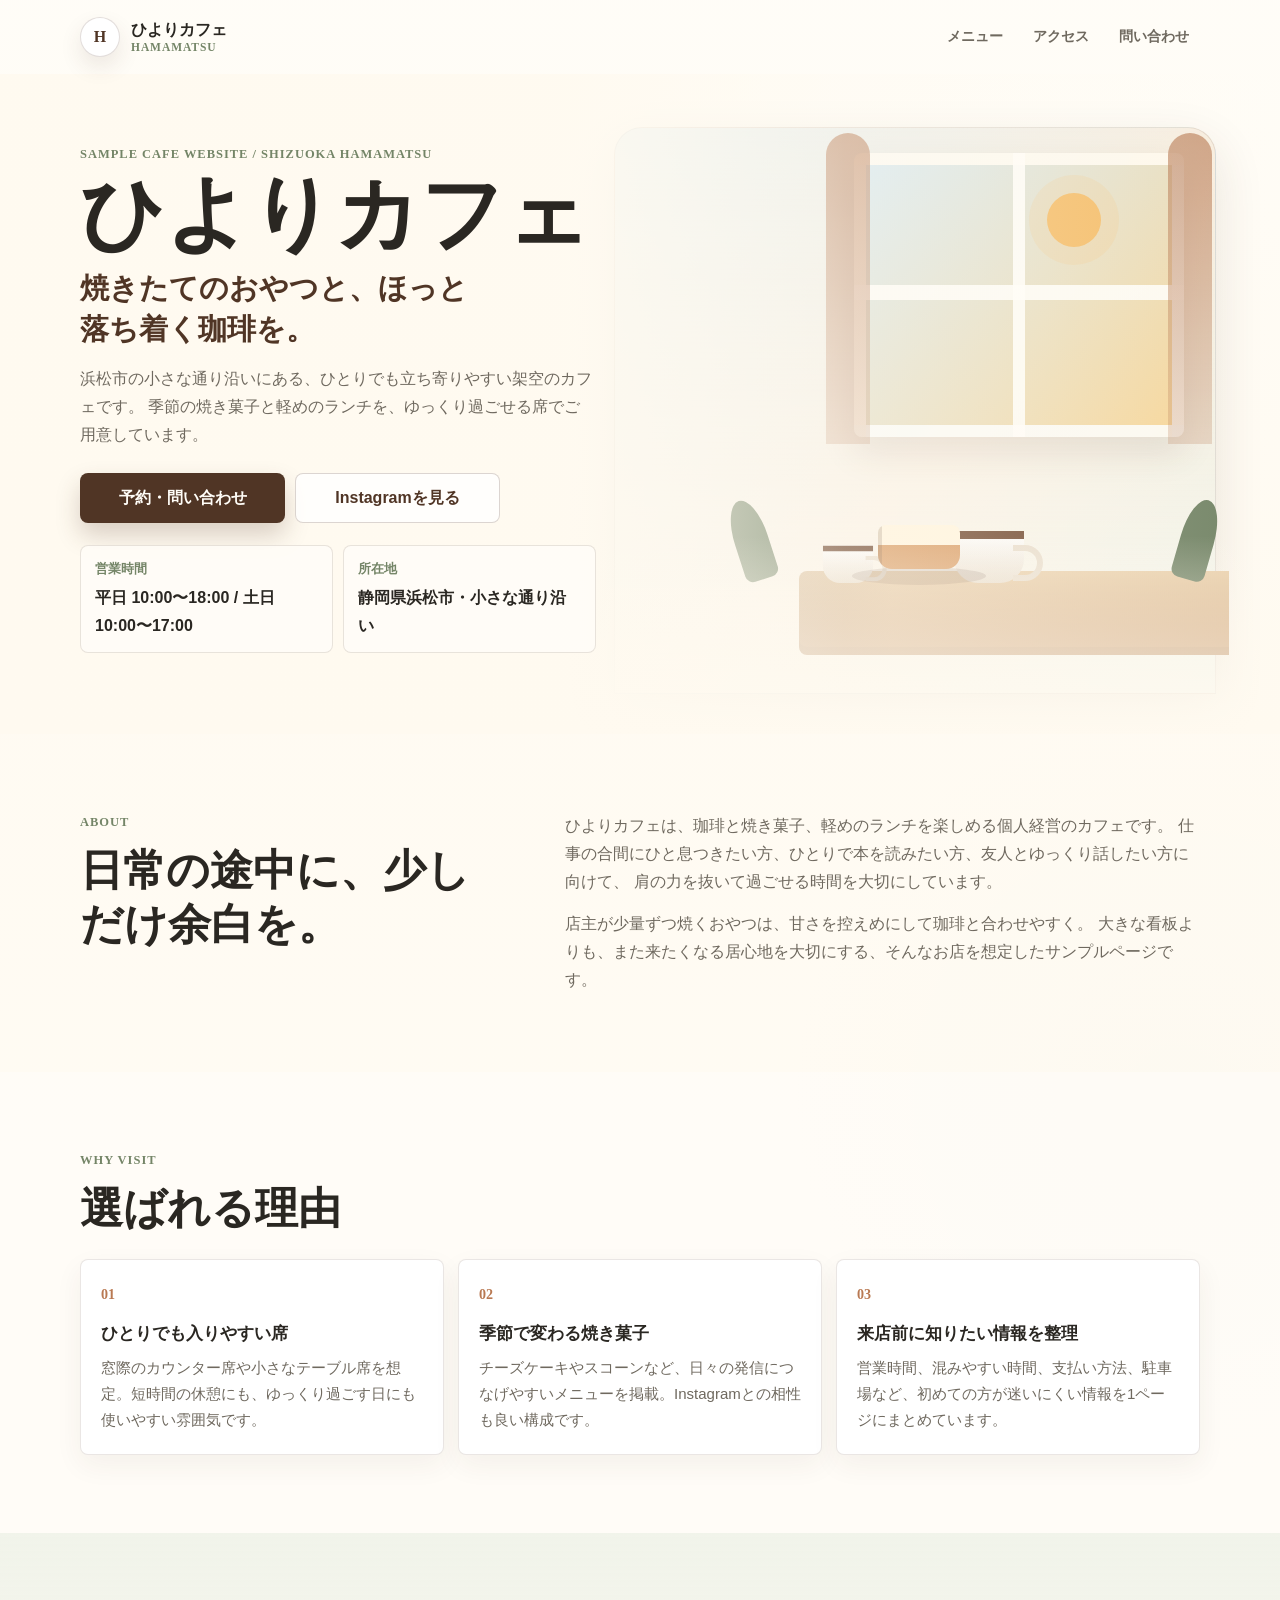
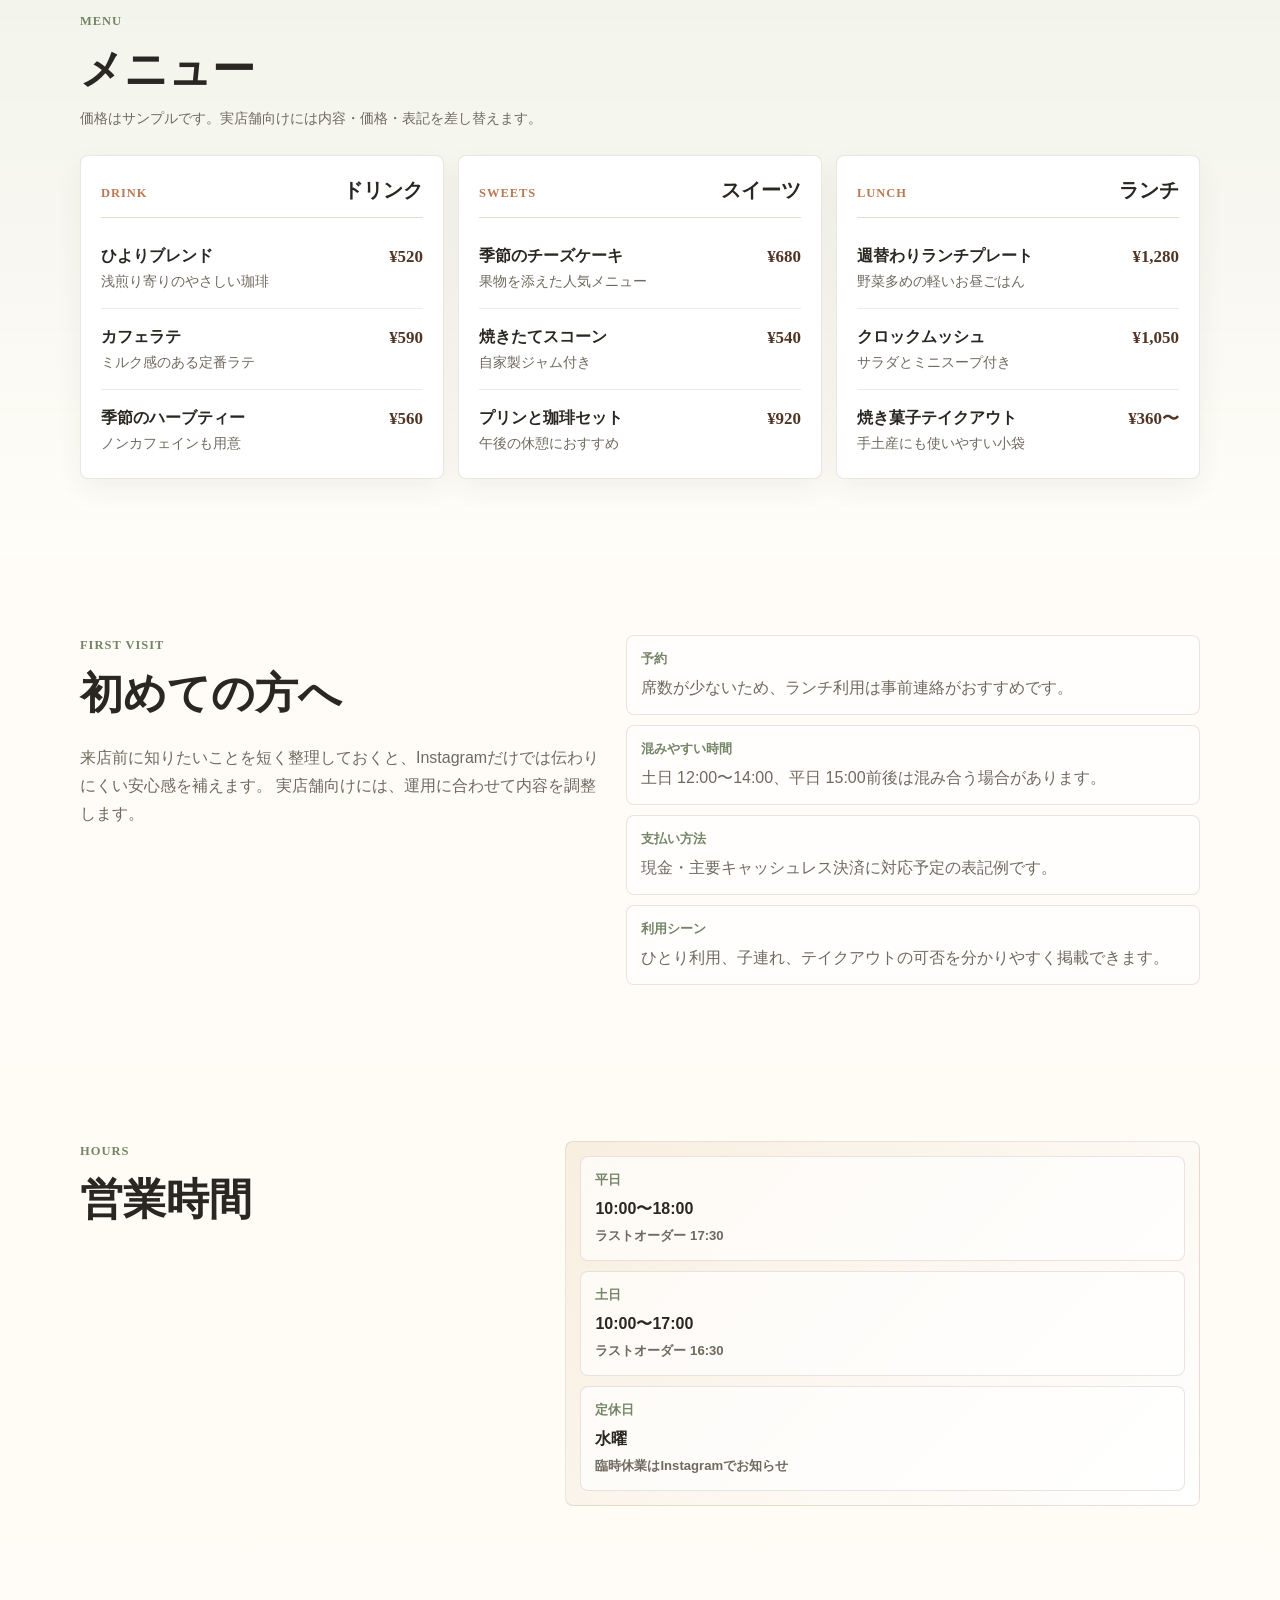
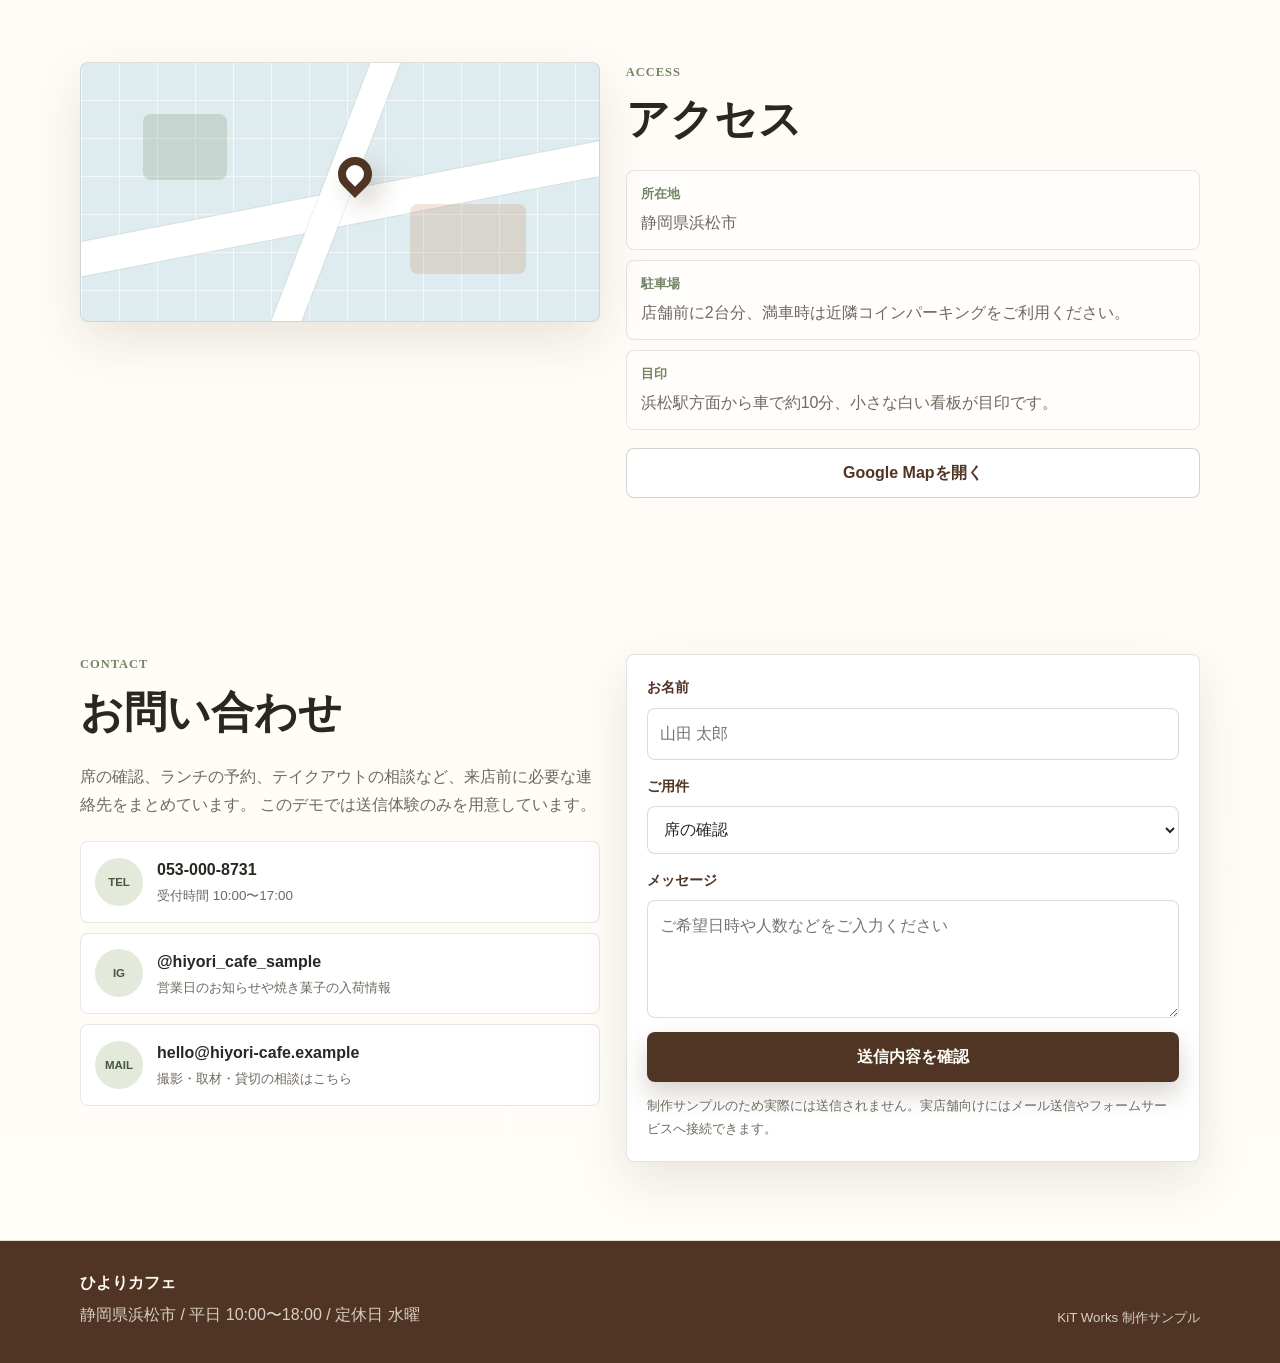
<file: index.html>
<!doctype html>
<html lang="ja">
  <head>
    <meta charset="utf-8" />
    <meta name="viewport" content="width=device-width, initial-scale=1" />
    <meta name="theme-color" content="#fffaf0" />
    <meta
      name="description"
      content="静岡県浜松市の架空店舗「ひよりカフェ」のスマホ向け店舗案内ページ制作サンプルです。個人店の公式案内ページとして使いやすい構成を想定しています。"
    />
    <link rel="canonical" href="https://ii-kt.github.io/HP-preview/" />
    <link rel="icon" href="favicon.svg" type="image/svg+xml" />

    <meta property="og:locale" content="ja_JP" />
    <meta property="og:type" content="website" />
    <meta property="og:site_name" content="ひよりカフェ" />
    <meta property="og:title" content="ひよりカフェ | 静岡県浜松市の小さなカフェ" />
    <meta
      property="og:description"
      content="焼きたてのおやつと珈琲で、静かな午後を過ごせる架空カフェの店舗案内ページサンプルです。"
    />
    <meta property="og:url" content="https://ii-kt.github.io/HP-preview/" />
    <meta property="og:image" content="https://ii-kt.github.io/HP-preview/og-image.svg" />

    <meta name="twitter:card" content="summary_large_image" />
    <meta name="twitter:title" content="ひよりカフェ | 静岡県浜松市の小さなカフェ" />
    <meta
      name="twitter:description"
      content="スマホで見やすい個人店向け1ページ店舗案内ページの制作サンプルです。"
    />
    <meta name="twitter:image" content="https://ii-kt.github.io/HP-preview/og-image.svg" />

    <title>ひよりカフェ | 静岡県浜松市の小さなカフェ</title>
    <link rel="stylesheet" href="styles.css" />

    <script type="application/ld+json">
      {
        "@context": "https://schema.org",
        "@type": "CafeOrCoffeeShop",
        "name": "ひよりカフェ",
        "description": "静岡県浜松市にある架空の個人経営カフェ。焼き菓子、珈琲、軽めのランチを楽しめる店舗案内ページ制作サンプルです。",
        "url": "https://ii-kt.github.io/HP-preview/",
        "telephone": "+81-53-000-8731",
        "email": "hello@hiyori-cafe.example",
        "priceRange": "¥¥",
        "servesCuisine": ["カフェ", "コーヒー", "焼き菓子", "ランチ"],
        "address": {
          "@type": "PostalAddress",
          "addressRegion": "静岡県",
          "addressLocality": "浜松市",
          "addressCountry": "JP"
        },
        "sameAs": ["https://www.instagram.com/hiyori_cafe_sample/"],
        "openingHoursSpecification": [
          {
            "@type": "OpeningHoursSpecification",
            "dayOfWeek": ["Monday", "Tuesday", "Thursday", "Friday"],
            "opens": "10:00",
            "closes": "18:00"
          },
          {
            "@type": "OpeningHoursSpecification",
            "dayOfWeek": ["Saturday", "Sunday"],
            "opens": "10:00",
            "closes": "17:00"
          }
        ]
      }
    </script>
  </head>
  <body>
    <a class="skip-link" href="#main">本文へ移動</a>

    <header class="site-header" id="top">
      <nav class="header-nav container" aria-label="ページ内ナビゲーション">
        <a class="site-logo" href="#top" aria-label="ひよりカフェ トップへ">
          <span class="logo-mark" aria-hidden="true">H</span>
          <span>
            <span class="logo-name">ひよりカフェ</span>
            <span class="logo-place">Hamamatsu</span>
          </span>
        </a>

        <div class="header-links" aria-label="主要セクション">
          <a href="#menu">メニュー</a>
          <a href="#access">アクセス</a>
          <a href="#contact">問い合わせ</a>
        </div>
      </nav>

      <!-- Hero -->
      <section class="hero" aria-labelledby="hero-title">
        <div class="hero-scene" aria-hidden="true">
          <span class="scene-window"></span>
          <span class="scene-curtain scene-curtain-left"></span>
          <span class="scene-curtain scene-curtain-right"></span>
          <span class="scene-sun"></span>
          <span class="scene-counter"></span>
          <span class="scene-cup scene-cup-main"></span>
          <span class="scene-cup scene-cup-sub"></span>
          <span class="scene-plate"></span>
          <span class="scene-cake"></span>
          <span class="scene-plant scene-plant-left"></span>
          <span class="scene-plant scene-plant-right"></span>
        </div>

        <div class="hero-content container">
          <p class="eyebrow">Sample cafe website / Shizuoka Hamamatsu</p>
          <h1 id="hero-title">ひよりカフェ</h1>
          <p class="hero-catch">焼きたてのおやつと、ほっと落ち着く珈琲を。</p>
          <p class="hero-lead">
            浜松市の小さな通り沿いにある、ひとりでも立ち寄りやすい架空のカフェです。
            季節の焼き菓子と軽めのランチを、ゆっくり過ごせる席でご用意しています。
          </p>

          <div class="hero-actions" aria-label="主な連絡先">
            <a class="button button-primary" href="#contact">予約・問い合わせ</a>
            <a
              class="button button-secondary"
              href="https://www.instagram.com/hiyori_cafe_sample/"
              target="_blank"
              rel="noreferrer"
            >
              Instagramを見る
            </a>
          </div>

          <dl class="hero-summary" aria-label="店舗概要">
            <div>
              <dt>営業時間</dt>
              <dd>平日 10:00〜18:00 / 土日 10:00〜17:00</dd>
            </div>
            <div>
              <dt>所在地</dt>
              <dd>静岡県浜松市・小さな通り沿い</dd>
            </div>
          </dl>
        </div>
      </section>
    </header>

    <main id="main">
      <!-- About -->
      <section class="section about-section" id="about" aria-labelledby="about-title">
        <div class="container section-grid">
          <div class="section-heading">
            <p class="section-kicker">About</p>
            <h2 id="about-title">日常の途中に、少しだけ余白を。</h2>
          </div>
          <div class="section-body">
            <p>
              ひよりカフェは、珈琲と焼き菓子、軽めのランチを楽しめる個人経営のカフェです。
              仕事の合間にひと息つきたい方、ひとりで本を読みたい方、友人とゆっくり話したい方に向けて、
              肩の力を抜いて過ごせる時間を大切にしています。
            </p>
            <p>
              店主が少量ずつ焼くおやつは、甘さを控えめにして珈琲と合わせやすく。
              大きな看板よりも、また来たくなる居心地を大切にする、そんなお店を想定したサンプルページです。
            </p>
          </div>
        </div>
      </section>

      <!-- Reasons -->
      <section class="section reason-section" aria-labelledby="reason-title">
        <div class="container">
          <div class="section-heading compact-heading">
            <p class="section-kicker">Why visit</p>
            <h2 id="reason-title">選ばれる理由</h2>
          </div>

          <div class="reason-list">
            <article class="reason-card">
              <span class="reason-number" aria-hidden="true">01</span>
              <h3>ひとりでも入りやすい席</h3>
              <p>窓際のカウンター席や小さなテーブル席を想定。短時間の休憩にも、ゆっくり過ごす日にも使いやすい雰囲気です。</p>
            </article>
            <article class="reason-card">
              <span class="reason-number" aria-hidden="true">02</span>
              <h3>季節で変わる焼き菓子</h3>
              <p>チーズケーキやスコーンなど、日々の発信につなげやすいメニューを掲載。Instagramとの相性も良い構成です。</p>
            </article>
            <article class="reason-card">
              <span class="reason-number" aria-hidden="true">03</span>
              <h3>来店前に知りたい情報を整理</h3>
              <p>営業時間、混みやすい時間、支払い方法、駐車場など、初めての方が迷いにくい情報を1ページにまとめています。</p>
            </article>
          </div>
        </div>
      </section>

      <!-- Menu -->
      <section class="section menu-section" id="menu" aria-labelledby="menu-title">
        <div class="container">
          <div class="section-heading compact-heading">
            <p class="section-kicker">Menu</p>
            <h2 id="menu-title">メニュー</h2>
            <p class="section-note">価格はサンプルです。実店舗向けには内容・価格・表記を差し替えます。</p>
          </div>

          <div class="menu-groups">
            <article class="menu-group">
              <div class="menu-group-heading">
                <span class="menu-category">Drink</span>
                <h3>ドリンク</h3>
              </div>
              <ul class="menu-items">
                <li>
                  <span>
                    <strong>ひよりブレンド</strong>
                    <small>浅煎り寄りのやさしい珈琲</small>
                  </span>
                  <b>¥520</b>
                </li>
                <li>
                  <span>
                    <strong>カフェラテ</strong>
                    <small>ミルク感のある定番ラテ</small>
                  </span>
                  <b>¥590</b>
                </li>
                <li>
                  <span>
                    <strong>季節のハーブティー</strong>
                    <small>ノンカフェインも用意</small>
                  </span>
                  <b>¥560</b>
                </li>
              </ul>
            </article>

            <article class="menu-group">
              <div class="menu-group-heading">
                <span class="menu-category">Sweets</span>
                <h3>スイーツ</h3>
              </div>
              <ul class="menu-items">
                <li>
                  <span>
                    <strong>季節のチーズケーキ</strong>
                    <small>果物を添えた人気メニュー</small>
                  </span>
                  <b>¥680</b>
                </li>
                <li>
                  <span>
                    <strong>焼きたてスコーン</strong>
                    <small>自家製ジャム付き</small>
                  </span>
                  <b>¥540</b>
                </li>
                <li>
                  <span>
                    <strong>プリンと珈琲セット</strong>
                    <small>午後の休憩におすすめ</small>
                  </span>
                  <b>¥920</b>
                </li>
              </ul>
            </article>

            <article class="menu-group">
              <div class="menu-group-heading">
                <span class="menu-category">Lunch</span>
                <h3>ランチ</h3>
              </div>
              <ul class="menu-items">
                <li>
                  <span>
                    <strong>週替わりランチプレート</strong>
                    <small>野菜多めの軽いお昼ごはん</small>
                  </span>
                  <b>¥1,280</b>
                </li>
                <li>
                  <span>
                    <strong>クロックムッシュ</strong>
                    <small>サラダとミニスープ付き</small>
                  </span>
                  <b>¥1,050</b>
                </li>
                <li>
                  <span>
                    <strong>焼き菓子テイクアウト</strong>
                    <small>手土産にも使いやすい小袋</small>
                  </span>
                  <b>¥360〜</b>
                </li>
              </ul>
            </article>
          </div>
        </div>
      </section>

      <!-- Visit guide -->
      <section class="section visit-section" aria-labelledby="visit-title">
        <div class="container split-layout">
          <div>
            <div class="section-heading compact-heading">
              <p class="section-kicker">First visit</p>
              <h2 id="visit-title">初めての方へ</h2>
            </div>
            <p class="section-text">
              来店前に知りたいことを短く整理しておくと、Instagramだけでは伝わりにくい安心感を補えます。
              実店舗向けには、運用に合わせて内容を調整します。
            </p>
          </div>

          <dl class="guide-list">
            <div>
              <dt>予約</dt>
              <dd>席数が少ないため、ランチ利用は事前連絡がおすすめです。</dd>
            </div>
            <div>
              <dt>混みやすい時間</dt>
              <dd>土日 12:00〜14:00、平日 15:00前後は混み合う場合があります。</dd>
            </div>
            <div>
              <dt>支払い方法</dt>
              <dd>現金・主要キャッシュレス決済に対応予定の表記例です。</dd>
            </div>
            <div>
              <dt>利用シーン</dt>
              <dd>ひとり利用、子連れ、テイクアウトの可否を分かりやすく掲載できます。</dd>
            </div>
          </dl>
        </div>
      </section>

      <!-- Hours -->
      <section class="section hours-section" aria-labelledby="hours-title">
        <div class="container section-grid">
          <div class="section-heading">
            <p class="section-kicker">Hours</p>
            <h2 id="hours-title">営業時間</h2>
          </div>
          <div class="hours-panel">
            <dl class="hours-list">
              <div>
                <dt>平日</dt>
                <dd>10:00〜18:00 <small>ラストオーダー 17:30</small></dd>
              </div>
              <div>
                <dt>土日</dt>
                <dd>10:00〜17:00 <small>ラストオーダー 16:30</small></dd>
              </div>
              <div>
                <dt>定休日</dt>
                <dd>水曜 <small>臨時休業はInstagramでお知らせ</small></dd>
              </div>
            </dl>
          </div>
        </div>
      </section>

      <!-- Access -->
      <section class="section access-section" id="access" aria-labelledby="access-title">
        <div class="container split-layout access-layout">
          <div class="map-visual" aria-label="店舗周辺の簡易地図イメージ" role="img">
            <span class="map-road map-road-main" aria-hidden="true"></span>
            <span class="map-road map-road-sub" aria-hidden="true"></span>
            <span class="map-block map-block-one" aria-hidden="true"></span>
            <span class="map-block map-block-two" aria-hidden="true"></span>
            <span class="map-pin" aria-hidden="true"></span>
          </div>

          <div>
            <div class="section-heading compact-heading">
              <p class="section-kicker">Access</p>
              <h2 id="access-title">アクセス</h2>
            </div>
            <dl class="access-list">
              <div>
                <dt>所在地</dt>
                <dd>静岡県浜松市</dd>
              </div>
              <div>
                <dt>駐車場</dt>
                <dd>店舗前に2台分、満車時は近隣コインパーキングをご利用ください。</dd>
              </div>
              <div>
                <dt>目印</dt>
                <dd>浜松駅方面から車で約10分、小さな白い看板が目印です。</dd>
              </div>
            </dl>
            <a
              class="button button-outline"
              href="https://maps.google.com/?q=%E9%9D%99%E5%B2%A1%E7%9C%8C%E6%B5%9C%E6%9D%BE%E5%B8%82"
              target="_blank"
              rel="noreferrer"
            >
              Google Mapを開く
            </a>
          </div>
        </div>
      </section>

      <!-- Contact -->
      <section class="section contact-section" id="contact" aria-labelledby="contact-title">
        <div class="container contact-layout">
          <div>
            <div class="section-heading compact-heading">
              <p class="section-kicker">Contact</p>
              <h2 id="contact-title">お問い合わせ</h2>
            </div>
            <p class="section-text">
              席の確認、ランチの予約、テイクアウトの相談など、来店前に必要な連絡先をまとめています。
              このデモでは送信体験のみを用意しています。
            </p>

            <div class="contact-methods" aria-label="連絡方法">
              <a class="contact-method" href="tel:+81530008731">
                <span class="method-label" aria-hidden="true">TEL</span>
                <span>
                  <strong>053-000-8731</strong>
                  <small>受付時間 10:00〜17:00</small>
                </span>
              </a>
              <a
                class="contact-method"
                href="https://www.instagram.com/hiyori_cafe_sample/"
                target="_blank"
                rel="noreferrer"
              >
                <span class="method-label" aria-hidden="true">IG</span>
                <span>
                  <strong>@hiyori_cafe_sample</strong>
                  <small>営業日のお知らせや焼き菓子の入荷情報</small>
                </span>
              </a>
              <a class="contact-method" href="mailto:hello@hiyori-cafe.example">
                <span class="method-label" aria-hidden="true">MAIL</span>
                <span>
                  <strong>hello@hiyori-cafe.example</strong>
                  <small>撮影・取材・貸切の相談はこちら</small>
                </span>
              </a>
            </div>
          </div>

          <form class="contact-form" data-demo-form aria-label="お問い合わせフォーム">
            <div class="form-row">
              <label for="name">お名前</label>
              <input id="name" name="name" type="text" placeholder="山田 太郎" autocomplete="name" />
            </div>
            <div class="form-row">
              <label for="contact-kind">ご用件</label>
              <select id="contact-kind" name="kind">
                <option value="seat">席の確認</option>
                <option value="lunch">ランチ予約</option>
                <option value="takeout">テイクアウト相談</option>
                <option value="other">その他</option>
              </select>
            </div>
            <div class="form-row">
              <label for="message">メッセージ</label>
              <textarea id="message" name="message" placeholder="ご希望日時や人数などをご入力ください"></textarea>
            </div>
            <button class="button button-primary" type="submit">送信内容を確認</button>
            <p class="form-note" data-form-note aria-live="polite">
              制作サンプルのため実際には送信されません。実店舗向けにはメール送信やフォームサービスへ接続できます。
            </p>
          </form>
        </div>
      </section>
    </main>

    <footer class="site-footer">
      <div class="container footer-grid">
        <div>
          <strong>ひよりカフェ</strong>
          <p>静岡県浜松市 / 平日 10:00〜18:00 / 定休日 水曜</p>
        </div>
        <small>KiT Works 制作サンプル</small>
      </div>
    </footer>

    <nav class="mobile-cta" aria-label="スマートフォン用固定CTA">
      <a href="tel:+81530008731">電話</a>
      <a class="mobile-cta-primary" href="#contact">予約相談</a>
      <a href="https://www.instagram.com/hiyori_cafe_sample/" target="_blank" rel="noreferrer">Instagram</a>
    </nav>

    <script src="script.js"></script>
  </body>
</html>
</file>
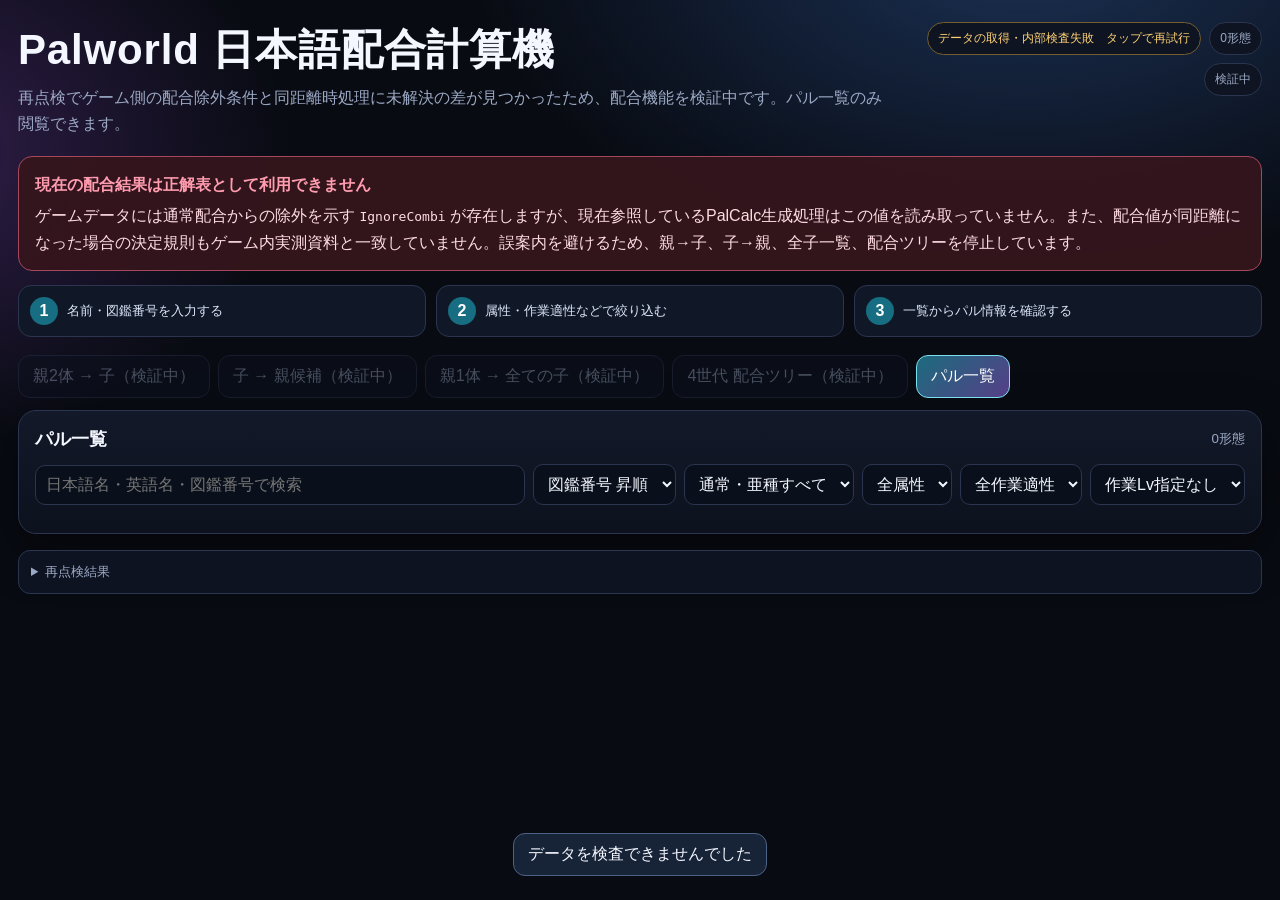
<file: palworld/index.html>
<!doctype html>
<html lang="ja">
<head>
<meta charset="utf-8">
<meta name="viewport" content="width=device-width,initial-scale=1,viewport-fit=cover">
<meta name="color-scheme" content="dark">
<title>Palworld 日本語配合計算機 1.0</title>
<link rel="stylesheet" href="styles.css?v=20260716-recheck2">
<style>
.audit-stop{margin:0 0 14px;padding:14px 16px;border:1px solid #a6485c;border-radius:14px;background:#35151ded;color:#ffdce3;line-height:1.7}.audit-stop strong{display:block;margin-bottom:4px;color:#ff9caf}.tabs button:disabled{cursor:not-allowed;opacity:.42}.breeding-stopped{display:none!important}
</style>
</head>
<body>
<div class="app">
<header class="hero">
 <div>
  <h1>Palworld 日本語配合計算機</h1>
  <p class="sub">再点検でゲーム側の配合除外条件と同距離時処理に未解決の差が見つかったため、配合機能を検証中です。パル一覧のみ閲覧できます。</p>
 </div>
 <div class="status">
  <span id="dataStatus" class="badge warn">再点検不合格・配合検証中</span>
  <span id="palCount" class="badge">0形態</span>
  <span id="comboCount" class="badge">検証中</span>
 </div>
</header>
<section class="audit-stop" role="alert">
 <strong>現在の配合結果は正解表として利用できません</strong>
 ゲームデータには通常配合からの除外を示す <code>IgnoreCombi</code> が存在しますが、現在参照しているPalCalc生成処理はこの値を読み取っていません。また、配合値が同距離になった場合の決定規則もゲーム内実測資料と一致していません。誤案内を避けるため、親→子、子→親、全子一覧、配合ツリーを停止しています。
</section>
<section class="howto" aria-label="選択中機能の使い方" aria-live="polite">
 <div><b>1</b><span>名前・図鑑番号を入力する</span></div>
 <div><b>2</b><span>属性・作業適性などで絞り込む</span></div>
 <div><b>3</b><span>一覧からパル情報を確認する</span></div>
</section>

<nav class="tabs" id="tabs">
 <button data-tab="parents" disabled>親2体 → 子（検証中）</button>
 <button data-tab="target" disabled>子 → 親候補（検証中）</button>
 <button data-tab="offspring" disabled>親1体 → 全ての子（検証中）</button>
 <button data-tab="tree" disabled>4世代 配合ツリー（検証中）</button>
 <button data-tab="dex" class="active">パル一覧</button>
</nav>

<main>
<section id="view-parents" class="view panel breeding-stopped" hidden>
 <div class="panel-title"><h2>親を2体選択</h2></div>
 <div class="equation"><button class="slot" id="parentA"></button><div class="op">＋</div><button class="slot" id="parentB"></button><div class="op">＝</div><div class="slot" id="childSlot"></div></div>
 <div class="actions"><button class="action" id="swapParents">入れ替え</button><button class="action danger" id="clearParents">クリア</button><button class="action" id="copyParents">結果をコピー</button></div>
 <div id="parentResults" class="results" style="margin-top:12px"></div>
</section>

<section id="view-target" class="view panel breeding-stopped" hidden>
 <div class="panel-title"><h2>作りたいパルから親を逆引き</h2><small id="targetCount"></small></div>
 <div class="control-grid"><button id="targetPick" class="pick-button"></button></div>
 <div class="list-toolbar"><input id="targetFilter" placeholder="親の日本語名・英語名・図鑑番号で絞り込み"><select id="targetSort"><option value="no">図鑑番号順</option><option value="name">日本語名順</option><option value="power">配合値順</option></select></div>
 <div id="targetResults" class="results"></div>
</section>

<section id="view-offspring" class="view panel breeding-stopped" hidden>
 <div class="panel-title"><h2>1体の親から作れる子を一覧表示</h2><small id="offspringCount"></small></div>
 <div class="control-grid"><button id="singleParentPick" class="pick-button"></button></div>
 <div class="list-toolbar"><input id="offspringFilter" placeholder="相手または子の名前・番号で絞り込み"><select id="offspringSort"><option value="child">子の図鑑番号順</option><option value="partner">相手の図鑑番号順</option><option value="name">子の日本語名順</option></select></div>
 <div id="offspringResults" class="results"></div>
</section>

<section id="view-tree" class="view panel breeding-stopped" hidden>
 <div class="panel-title"><h2>4世代 配合系譜</h2></div>
 <div class="tree-toolbar"><div class="seg"><button data-orient="result" class="active">結果起点</button><button data-orient="parent">親起点</button></div><button id="treePick" class="action primary">起点パルを選択</button><label>世代 <select id="treeDepth" class="field"><option>1</option><option>2</option><option>3</option><option selected>4</option></select></label><button id="zoomOut" class="action">－</button><button id="zoomReset" class="action">100%</button><button id="zoomIn" class="action">＋</button></div>
 <div class="tree-viewport" id="treeViewport"><div id="treeCanvas" class="tree-canvas"></div></div>
</section>

<section id="view-dex" class="view panel">
 <div class="panel-title"><h2>パル一覧</h2><small id="dexCount"></small></div>
 <div class="list-toolbar">
  <input id="dexSearch" placeholder="日本語名・英語名・図鑑番号で検索">
  <select id="dexSort"><option value="asc">図鑑番号 昇順</option><option value="desc">図鑑番号 降順</option><option value="jp">日本語名順</option><option value="power">配合値順</option></select>
  <select id="dexVariant"><option value="all">通常・亜種すべて</option><option value="base">通常種のみ</option><option value="variant">亜種のみ</option></select>
  <select id="dexElement"><option value="">全属性</option></select>
  <select id="dexWork"><option value="">全作業適性</option></select>
  <select id="dexWorkLevel"><option value="0">作業Lv指定なし</option><option value="1">Lv.1以上</option><option value="2">Lv.2以上</option><option value="3">Lv.3以上</option><option value="4">Lv.4以上</option><option value="5">Lv.5以上</option></select>
 </div>
 <div id="dexGrid" class="pal-grid"></div>
</section>

<details class="info-box info">
 <summary>再点検結果</summary>
 <p>PalCalcはPalworld 1.0向けに更新され、配合値、同率時優先順位、特殊配合をゲームファイルから抽出しています。しかし、ゲーム側のパルデータ構造にある <code>IgnoreCombi</code> を現在の読込クラスが保持しておらず、通常配合候補から除外すべき対象を完全には再現できていない可能性があります。</p>
 <p>別のゲームデータ解析では、<code>IgnoreCombi</code> を通常配合の子候補から除外し、同距離時には親の平均レアリティに近い子を選ぶ方式が、複数のゲーム内実測例に一致したと報告されています。PalCalcの <code>CombiDuplicatePriority</code> 方式との優劣は未確定です。</p>
 <p>また、PalCalcの元データには図鑑番号10000以上を割り当てたTerraria関連11種も含まれますが、この画面は従来それらを一律除外していました。したがって、288形態・41,616組という検査はPalCalc全体ではなく、アプリが切り出した部分集合の内部整合性しか保証していません。</p>
 <p>再開条件は、配合可能対象、<code>IgnoreCombi</code>、特殊配合、性別条件、同距離時処理を含むデータを現行ゲーム結果と照合し、全対象ペアについて不一致0件を確認することです。</p>
</details>
</main>
</div>

<div class="modal" id="pickerModal">
 <div class="dialog" role="dialog" aria-modal="true" aria-label="パルを選択">
  <div class="dialog-head"><input id="pickerSearch" placeholder="日本語名・英語名・図鑑番号"><button id="pickerClose">閉じる</button></div>
  <div class="filters"><select id="pickerSort"><option value="asc">図鑑番号 昇順</option><option value="desc">図鑑番号 降順</option><option value="jp">日本語名順</option></select><select id="pickerVariant"><option value="all">すべて</option><option value="base">通常種</option><option value="variant">亜種</option></select><select id="pickerElement"><option value="">全属性</option></select><select id="pickerWork"><option value="">全作業</option></select><select id="pickerLevel"><option value="0">作業Lv指定なし</option><option value="1">Lv.1+</option><option value="2">Lv.2+</option><option value="3">Lv.3+</option><option value="4">Lv.4+</option><option value="5">Lv.5+</option></select></div>
  <div id="pickerList" class="picker-list"></div>
 </div>
</div>
<div id="toast" class="toast"></div>

<script src="data.js?v=20260716-recheck2" defer></script>
<script src="render.js?v=20260716-recheck2" defer></script>
<script src="picker-tree.js?v=20260716-recheck2" defer></script>
<script src="events.js?v=20260716-recheck2" defer></script>
<script>
document.addEventListener('DOMContentLoaded',()=>{if(typeof updateHowto==='function')updateHowto('dex')});
</script>
</body>
</html>
</file>
<file: styles.css>
:root {
  color-scheme: light;
  --bg: #fffaf0;
  --surface: #fffdf8;
  --surface-strong: #ffffff;
  --ink: #2a2722;
  --muted: #6f695f;
  --line: #e8dccb;
  --line-strong: #d7c5ae;
  --coffee: #724a31;
  --coffee-dark: #503525;
  --terracotta: #b97952;
  --sage: #748567;
  --sage-soft: #e3eadb;
  --sky-soft: #dfecef;
  --cream: #f7ead8;
  --focus: #2f6f79;
  --shadow-soft: 0 18px 50px rgba(72, 52, 32, 0.12);
  --shadow-button: 0 12px 24px rgba(80, 53, 37, 0.22);
  --radius: 8px;
  --container: 1120px;
}

* {
  box-sizing: border-box;
}

html {
  scroll-behavior: smooth;
}

body {
  min-width: 320px;
  margin: 0;
  padding-bottom: 78px;
  color: var(--ink);
  background:
    linear-gradient(180deg, rgba(255, 250, 240, 0.92), rgba(255, 253, 248, 0.96)),
    radial-gradient(circle at 12% 6%, rgba(179, 121, 82, 0.16), transparent 28rem),
    radial-gradient(circle at 92% 24%, rgba(116, 133, 103, 0.18), transparent 24rem);
  font-family:
    "Noto Sans JP",
    "Hiragino Kaku Gothic ProN",
    "Yu Gothic",
    Meiryo,
    sans-serif;
  line-height: 1.75;
}

a {
  color: inherit;
  text-decoration: none;
}

button,
input,
select,
textarea {
  font: inherit;
}

img,
svg {
  display: block;
  max-width: 100%;
}

:focus-visible {
  outline: 3px solid var(--focus);
  outline-offset: 3px;
}

.skip-link {
  position: fixed;
  left: 16px;
  top: 12px;
  z-index: 100;
  transform: translateY(-140%);
  border-radius: var(--radius);
  background: var(--coffee-dark);
  color: #ffffff;
  padding: 10px 14px;
  font-weight: 700;
}

.skip-link:focus {
  transform: translateY(0);
}

.container {
  width: min(100% - 36px, var(--container));
  margin: 0 auto;
}

.site-header {
  position: relative;
  overflow: hidden;
  background:
    linear-gradient(180deg, rgba(255, 253, 248, 0.9), rgba(255, 250, 240, 0.72)),
    var(--bg);
}

.header-nav {
  position: relative;
  z-index: 5;
  display: flex;
  align-items: center;
  justify-content: space-between;
  gap: 18px;
  min-height: 74px;
}

.site-logo {
  display: inline-flex;
  align-items: center;
  gap: 11px;
  min-width: 0;
  font-weight: 800;
}

.logo-mark {
  display: grid;
  flex: 0 0 auto;
  width: 40px;
  height: 40px;
  place-items: center;
  border: 1px solid rgba(80, 53, 37, 0.16);
  border-radius: 50%;
  background: var(--surface-strong);
  color: var(--coffee-dark);
  font-family: Georgia, "Times New Roman", serif;
  box-shadow: 0 10px 22px rgba(80, 53, 37, 0.1);
}

.logo-name,
.logo-place {
  display: block;
  line-height: 1.25;
}

.logo-place {
  color: var(--sage);
  font-family: Georgia, "Times New Roman", serif;
  font-size: 0.72rem;
  letter-spacing: 0.08em;
  text-transform: uppercase;
}

.header-links {
  display: none;
  align-items: center;
  gap: 8px;
}

.header-links a {
  border-radius: 999px;
  color: var(--muted);
  padding: 8px 11px;
  font-size: 0.9rem;
  font-weight: 700;
}

.header-links a:hover {
  background: rgba(255, 255, 255, 0.66);
  color: var(--coffee-dark);
}

/* Hero */
.hero {
  position: relative;
  min-height: 74svh;
  padding: 28px 0 46px;
}

.hero::before {
  position: absolute;
  inset: 0;
  z-index: 1;
  pointer-events: none;
  background:
    linear-gradient(
      90deg,
      rgba(255, 250, 240, 0.98) 0%,
      rgba(255, 250, 240, 0.94) 43%,
      rgba(255, 250, 240, 0.34) 66%,
      transparent 100%
    );
  content: "";
}

.hero::after {
  position: absolute;
  inset: auto 0 0;
  z-index: 1;
  height: 42%;
  background: linear-gradient(180deg, transparent, rgba(255, 250, 240, 0.96));
  content: "";
}

.hero-scene {
  position: absolute;
  inset: 0;
  z-index: 0;
  overflow: hidden;
}

.hero-scene::before {
  position: absolute;
  inset: 12% -12% 4% 42%;
  border: 1px solid rgba(80, 53, 37, 0.12);
  border-radius: 32px 32px 0 0;
  background:
    linear-gradient(180deg, rgba(255, 253, 248, 0.16), rgba(255, 253, 248, 0.58)),
    linear-gradient(135deg, var(--sky-soft), var(--cream) 56%, var(--sage-soft));
  box-shadow: var(--shadow-soft);
  content: "";
}

.scene-window,
.scene-curtain,
.scene-sun,
.scene-counter,
.scene-cup,
.scene-plate,
.scene-cake,
.scene-plant {
  position: absolute;
  display: block;
}

.scene-window {
  right: 6%;
  top: 14%;
  width: min(360px, 48vw);
  height: 44%;
  border: 12px solid rgba(255, 253, 248, 0.88);
  border-radius: 8px;
  background:
    linear-gradient(90deg, transparent 48%, rgba(255, 253, 248, 0.9) 48% 52%, transparent 52%),
    linear-gradient(180deg, transparent 46%, rgba(255, 253, 248, 0.9) 46% 52%, transparent 52%),
    linear-gradient(135deg, #d7e8ef, #f6d69a);
  box-shadow: 0 16px 34px rgba(80, 53, 37, 0.12);
}

.scene-curtain {
  top: 12%;
  width: 44px;
  height: 48%;
  border-radius: 999px 999px 8px 8px;
  background: linear-gradient(180deg, rgba(183, 121, 82, 0.66), rgba(183, 121, 82, 0.25));
}

.scene-curtain-left {
  right: calc(6% + min(360px, 48vw) - 16px);
}

.scene-curtain-right {
  right: calc(6% - 28px);
}

.scene-sun {
  right: 14%;
  top: 20%;
  width: 54px;
  height: 54px;
  border-radius: 50%;
  background: #f4bc67;
  box-shadow: 0 0 0 18px rgba(244, 188, 103, 0.16);
}

.scene-counter {
  right: -3%;
  bottom: 13%;
  width: min(520px, 74vw);
  height: 92px;
  border-radius: 8px 0 0 8px;
  background:
    linear-gradient(90deg, rgba(80, 53, 37, 0.1), transparent 22%),
    linear-gradient(180deg, #e8cda7, #c99868);
  box-shadow: 0 -8px 0 rgba(80, 53, 37, 0.08) inset;
}

.scene-cup {
  bottom: calc(13% + 82px);
  width: 70px;
  height: 52px;
  border-radius: 0 0 24px 24px;
  background: linear-gradient(180deg, var(--surface-strong), #e8dccb);
  box-shadow: inset 0 8px 0 var(--coffee);
}

.scene-cup::after {
  position: absolute;
  right: -19px;
  top: 14px;
  width: 24px;
  height: 24px;
  border: 6px solid #e8dccb;
  border-left: 0;
  border-radius: 0 18px 18px 0;
  content: "";
}

.scene-cup-main {
  right: 17%;
}

.scene-cup-sub {
  right: 33%;
  transform: scale(0.72);
  transform-origin: bottom center;
}

.scene-plate {
  right: 22%;
  bottom: calc(13% + 80px);
  width: 134px;
  height: 18px;
  border-radius: 50%;
  background: rgba(80, 53, 37, 0.16);
}

.scene-cake {
  right: 24%;
  bottom: calc(13% + 96px);
  width: 82px;
  height: 44px;
  border-radius: 8px 8px 14px 14px;
  background:
    linear-gradient(90deg, rgba(80, 53, 37, 0.2) 0 4px, transparent 4px 100%),
    linear-gradient(180deg, #fff4dd 0 45%, #d99b62 45% 100%);
}

.scene-plant {
  bottom: calc(13% + 86px);
  width: 34px;
  height: 82px;
  border-radius: 50% 50% 8px 8px;
  background: var(--sage);
  transform-origin: bottom center;
}

.scene-plant-left {
  right: 44%;
  transform: rotate(-18deg);
}

.scene-plant-right {
  right: 5%;
  transform: rotate(16deg);
}

.hero-content {
  position: relative;
  z-index: 2;
  max-width: 720px;
}

.eyebrow,
.section-kicker,
.menu-category {
  margin: 0 0 9px;
  color: var(--sage);
  font-family: Georgia, "Times New Roman", serif;
  font-size: 0.78rem;
  font-weight: 700;
  letter-spacing: 0.08em;
  text-transform: uppercase;
}

h1,
h2,
h3,
p {
  margin-top: 0;
}

h1 {
  margin-bottom: 14px;
  font-family:
    "Yu Mincho",
    "Hiragino Mincho ProN",
    YuMincho,
    "Noto Serif JP",
    serif;
  font-size: clamp(2.95rem, 14.5vw, 5.2rem);
  font-weight: 600;
  line-height: 0.95;
  letter-spacing: 0;
}

.hero-catch {
  width: min(100%, 26rem);
  margin-bottom: 14px;
  color: var(--coffee-dark);
  font-size: clamp(1.28rem, 5.4vw, 1.82rem);
  font-weight: 800;
  line-height: 1.42;
}

.hero-lead,
.section-text,
.section-body,
.section-note {
  color: var(--muted);
}

.hero-lead {
  width: min(100%, 35rem);
  margin-bottom: 24px;
  font-size: 1rem;
}

.hero-actions {
  display: grid;
  grid-template-columns: 1fr;
  gap: 10px;
  width: min(100%, 420px);
  margin-bottom: 22px;
}

.button {
  display: inline-flex;
  align-items: center;
  justify-content: center;
  min-height: 50px;
  border: 1px solid transparent;
  border-radius: var(--radius);
  cursor: pointer;
  padding: 12px 18px;
  font-weight: 800;
  line-height: 1.25;
  text-align: center;
  transition:
    transform 180ms ease,
    box-shadow 180ms ease,
    background-color 180ms ease,
    border-color 180ms ease;
}

.button:hover {
  transform: translateY(-1px);
}

.button-primary {
  background: var(--coffee-dark);
  color: #fffdf8;
  box-shadow: var(--shadow-button);
}

.button-secondary {
  border-color: rgba(80, 53, 37, 0.2);
  background: rgba(255, 255, 255, 0.78);
  color: var(--coffee-dark);
}

.button-outline {
  width: 100%;
  border-color: rgba(80, 53, 37, 0.22);
  background: var(--surface-strong);
  color: var(--coffee-dark);
}

.hero-summary {
  display: grid;
  gap: 10px;
  width: min(100%, 520px);
  margin: 0;
}

.hero-summary div,
.hours-list div,
.guide-list div,
.access-list div {
  display: grid;
  gap: 3px;
  border: 1px solid rgba(80, 53, 37, 0.13);
  border-radius: var(--radius);
  background: rgba(255, 253, 248, 0.82);
  padding: 12px 14px;
}

.hero-summary dt,
.hours-list dt,
.guide-list dt,
.access-list dt {
  color: var(--sage);
  font-size: 0.82rem;
  font-weight: 800;
}

.hero-summary dd,
.hours-list dd,
.guide-list dd,
.access-list dd {
  margin: 0;
  font-weight: 700;
}

/* Sections */
.section {
  padding: 58px 0;
}

.section:nth-of-type(even) {
  background: rgba(255, 253, 248, 0.74);
}

.section-grid,
.split-layout,
.contact-layout {
  display: grid;
  gap: 26px;
}

.section-heading {
  max-width: 430px;
}

.compact-heading {
  max-width: 640px;
  margin-bottom: 24px;
}

h2 {
  margin-bottom: 0;
  font-size: clamp(1.65rem, 7vw, 2.7rem);
  line-height: 1.25;
  letter-spacing: 0;
}

h3 {
  margin-bottom: 8px;
  font-size: 1.05rem;
  line-height: 1.45;
}

.section-body p,
.section-text {
  margin-bottom: 14px;
}

.section-body p:last-child,
.section-text:last-child,
.section-note:last-child {
  margin-bottom: 0;
}

.section-note {
  margin-top: 10px;
  font-size: 0.9rem;
}

/* Reasons */
.reason-list,
.menu-groups {
  display: grid;
  gap: 14px;
}

.reason-card,
.menu-group {
  border: 1px solid rgba(80, 53, 37, 0.12);
  border-radius: var(--radius);
  background: var(--surface-strong);
  padding: 20px;
  box-shadow: 0 10px 28px rgba(72, 52, 32, 0.06);
}

.reason-number {
  display: inline-flex;
  margin-bottom: 16px;
  color: var(--terracotta);
  font-family: Georgia, "Times New Roman", serif;
  font-size: 0.88rem;
  font-weight: 700;
}

.reason-card p {
  margin-bottom: 0;
  color: var(--muted);
  font-size: 0.94rem;
}

/* Menu */
.menu-section {
  background:
    linear-gradient(180deg, rgba(227, 234, 219, 0.5), rgba(255, 253, 248, 0.84)),
    var(--surface);
}

.menu-group-heading {
  display: flex;
  align-items: baseline;
  justify-content: space-between;
  gap: 16px;
  margin-bottom: 10px;
  border-bottom: 1px solid var(--line);
  padding-bottom: 12px;
}

.menu-group-heading h3 {
  margin: 0;
  font-size: 1.24rem;
}

.menu-category {
  margin: 0;
  color: var(--terracotta);
}

.menu-items {
  display: grid;
  gap: 0;
  margin: 0;
  padding: 0;
  list-style: none;
}

.menu-items li {
  display: flex;
  align-items: flex-start;
  justify-content: space-between;
  gap: 16px;
  border-bottom: 1px solid rgba(80, 53, 37, 0.1);
  padding: 14px 0;
}

.menu-items li:last-child {
  border-bottom: 0;
  padding-bottom: 2px;
}

.menu-items strong,
.menu-items small {
  display: block;
}

.menu-items small {
  color: var(--muted);
  font-size: 0.86rem;
}

.menu-items b {
  flex: 0 0 auto;
  color: var(--coffee-dark);
  font-family: Georgia, "Times New Roman", serif;
  font-size: 1.06rem;
}

/* Visit guide and hours */
.visit-section {
  background:
    linear-gradient(135deg, rgba(223, 236, 239, 0.58), transparent 48%),
    var(--bg);
}

.guide-list,
.hours-list,
.access-list {
  display: grid;
  gap: 10px;
  margin: 0;
}

.guide-list div,
.hours-list div,
.access-list div {
  background: rgba(255, 255, 255, 0.68);
}

.guide-list dd,
.access-list dd {
  color: var(--muted);
  font-weight: 500;
}

.hours-panel {
  border: 1px solid rgba(80, 53, 37, 0.12);
  border-radius: var(--radius);
  background:
    linear-gradient(135deg, rgba(247, 234, 216, 0.8), rgba(255, 255, 255, 0.5)),
    var(--surface-strong);
  padding: 14px;
}

.hours-list dd small {
  display: block;
  margin-top: 2px;
  color: var(--muted);
  font-size: 0.82rem;
  font-weight: 600;
}

/* Access */
.access-layout {
  align-items: center;
}

.map-visual {
  position: relative;
  min-height: 260px;
  overflow: hidden;
  border: 1px solid rgba(80, 53, 37, 0.12);
  border-radius: var(--radius);
  background:
    linear-gradient(90deg, rgba(255, 255, 255, 0.58) 1px, transparent 1px),
    linear-gradient(0deg, rgba(255, 255, 255, 0.58) 1px, transparent 1px),
    var(--sky-soft);
  background-size: 38px 38px;
  box-shadow: var(--shadow-soft);
}

.map-road,
.map-block,
.map-pin {
  position: absolute;
  display: block;
}

.map-road {
  background: var(--surface-strong);
  box-shadow: 0 0 0 1px rgba(80, 53, 37, 0.08);
}

.map-road-main {
  left: -10%;
  top: 50%;
  width: 120%;
  height: 34px;
  transform: rotate(-11deg);
}

.map-road-sub {
  left: 46%;
  top: -12%;
  width: 28px;
  height: 130%;
  transform: rotate(21deg);
}

.map-block {
  border-radius: var(--radius);
  background: rgba(116, 133, 103, 0.22);
}

.map-block-one {
  left: 12%;
  top: 20%;
  width: 84px;
  height: 66px;
}

.map-block-two {
  right: 14%;
  bottom: 18%;
  width: 116px;
  height: 70px;
  background: rgba(183, 121, 82, 0.2);
}

.map-pin {
  left: 53%;
  top: 43%;
  width: 34px;
  height: 34px;
  border: 8px solid var(--coffee-dark);
  border-radius: 50% 50% 50% 0;
  background: var(--surface-strong);
  box-shadow: 0 14px 24px rgba(80, 53, 37, 0.22);
  transform: translate(-50%, -50%) rotate(-45deg);
}

.access-list {
  margin-bottom: 18px;
}

/* Contact */
.contact-section {
  padding-bottom: 70px;
}

.contact-methods {
  display: grid;
  gap: 10px;
  margin-top: 22px;
}

.contact-method {
  display: flex;
  align-items: center;
  gap: 14px;
  border: 1px solid rgba(80, 53, 37, 0.12);
  border-radius: var(--radius);
  background: var(--surface-strong);
  padding: 14px;
}

.method-label {
  display: grid;
  flex: 0 0 auto;
  width: 48px;
  height: 48px;
  place-items: center;
  border-radius: 50%;
  background: var(--sage-soft);
  color: #47573d;
  font-size: 0.72rem;
  font-weight: 900;
}

.contact-method strong,
.contact-method small {
  display: block;
}

.contact-method small {
  color: var(--muted);
  font-size: 0.84rem;
}

.contact-form {
  display: grid;
  gap: 14px;
  border: 1px solid rgba(80, 53, 37, 0.14);
  border-radius: var(--radius);
  background: var(--surface-strong);
  padding: 20px;
  box-shadow: var(--shadow-soft);
}

.form-row {
  display: grid;
  gap: 7px;
}

.form-row label {
  color: var(--coffee-dark);
  font-size: 0.9rem;
  font-weight: 800;
}

.form-row input,
.form-row select,
.form-row textarea {
  width: 100%;
  border: 1px solid rgba(80, 53, 37, 0.18);
  border-radius: var(--radius);
  background: #ffffff;
  color: var(--ink);
  padding: 11px 12px;
}

.form-row input,
.form-row select {
  min-height: 48px;
}

.form-row textarea {
  min-height: 118px;
  resize: vertical;
}

.form-row input:focus,
.form-row select:focus,
.form-row textarea:focus {
  border-color: var(--focus);
  outline: none;
  box-shadow: 0 0 0 4px rgba(47, 111, 121, 0.14);
}

.form-note {
  min-height: 1.5em;
  margin: -2px 0 0;
  color: var(--muted);
  font-size: 0.84rem;
}

.form-note.is-complete {
  color: #43643d;
  font-weight: 700;
}

/* Footer and fixed CTA */
.site-footer {
  border-top: 1px solid var(--line);
  background: var(--coffee-dark);
  color: #fffaf0;
  padding: 28px 0 104px;
}

.footer-grid {
  display: grid;
  gap: 14px;
}

.footer-grid strong {
  display: block;
  margin-bottom: 4px;
}

.footer-grid p,
.footer-grid small {
  margin: 0;
  color: rgba(255, 250, 240, 0.78);
}

.mobile-cta {
  position: fixed;
  z-index: 20;
  right: 12px;
  bottom: 12px;
  left: 12px;
  display: grid;
  grid-template-columns: 0.82fr 1fr 0.92fr;
  gap: 8px;
  border: 1px solid rgba(80, 53, 37, 0.12);
  border-radius: 16px;
  background: rgba(255, 253, 248, 0.94);
  padding: 8px;
  box-shadow: 0 16px 38px rgba(80, 53, 37, 0.24);
  backdrop-filter: blur(16px);
}

.mobile-cta a {
  display: inline-flex;
  align-items: center;
  justify-content: center;
  min-height: 46px;
  border: 1px solid rgba(80, 53, 37, 0.12);
  border-radius: 12px;
  background: #ffffff;
  color: var(--coffee-dark);
  font-size: 0.86rem;
  font-weight: 900;
  text-align: center;
}

.mobile-cta .mobile-cta-primary {
  background: var(--coffee-dark);
  color: #fffaf0;
  box-shadow: var(--shadow-button);
}

@media (min-width: 600px) {
  .hero-actions {
    grid-template-columns: 1fr 1fr;
  }

  .hero-summary {
    grid-template-columns: 1fr 1fr;
  }

  .reason-list {
    grid-template-columns: repeat(3, 1fr);
  }
}

@media (min-width: 760px) {
  body {
    padding-bottom: 0;
  }

  .header-links {
    display: flex;
  }

  .hero {
    min-height: 660px;
    padding: 70px 0 76px;
  }

  .hero-content {
    max-width: 540px;
    margin-left: max(24px, calc((100vw - var(--container)) / 2));
    padding-right: 24px;
  }

  .hero-scene::before {
    inset: 8% 5% 6% 48%;
    border-radius: 28px 28px 0 0;
  }

  .scene-window {
    right: 7.5%;
    top: 12%;
    width: min(330px, 26vw);
    height: 43%;
  }

  .scene-curtain {
    top: 9%;
    height: 47%;
  }

  .scene-curtain-left {
    right: calc(7.5% + min(330px, 26vw) - 16px);
  }

  .scene-curtain-right {
    right: calc(7.5% - 28px);
  }

  .scene-sun {
    right: 14%;
    top: 18%;
  }

  .scene-counter {
    right: 4%;
    bottom: 12%;
    width: min(430px, 34vw);
    height: 84px;
  }

  .scene-cup {
    bottom: calc(12% + 72px);
  }

  .scene-cup-main {
    right: 20%;
  }

  .scene-cup-sub {
    right: 31%;
  }

  .scene-plate {
    right: 23%;
    bottom: calc(12% + 70px);
  }

  .scene-cake {
    right: 25%;
    bottom: calc(12% + 86px);
  }

  .scene-plant {
    bottom: calc(12% + 76px);
  }

  .scene-plant-left {
    right: 39%;
  }

  .scene-plant-right {
    right: 6%;
  }

  .section {
    padding: 78px 0;
  }

  .section-grid {
    grid-template-columns: 0.84fr 1.16fr;
    align-items: start;
  }

  .split-layout,
  .contact-layout {
    grid-template-columns: minmax(0, 0.95fr) minmax(0, 1.05fr);
    align-items: start;
  }

  .menu-groups {
    grid-template-columns: repeat(3, minmax(0, 1fr));
  }

  .site-footer {
    padding-bottom: 34px;
  }

  .footer-grid {
    grid-template-columns: 1fr auto;
    align-items: end;
  }

  .mobile-cta {
    display: none;
  }
}

@media (min-width: 1120px) {
  .hero::after {
    height: 30%;
  }
}

@media (max-width: 430px) {
  .container {
    width: min(100% - 28px, var(--container));
  }

  .header-nav {
    min-height: 66px;
  }

  .logo-mark {
    width: 36px;
    height: 36px;
  }

  .hero {
    min-height: auto;
    padding: 18px 0 38px;
  }

  .hero-scene::before {
    inset: 48% -16% 4% 18%;
  }

  .scene-window {
    right: 3%;
    top: 48%;
    width: 64vw;
    height: 28%;
    border-width: 9px;
  }

  .scene-curtain {
    display: none;
  }

  .scene-sun {
    right: 17%;
    top: 53%;
    width: 42px;
    height: 42px;
  }

  .scene-counter {
    bottom: 4%;
    height: 74px;
  }

  .scene-cup,
  .scene-plate,
  .scene-cake,
  .scene-plant {
    bottom: calc(4% + 64px);
  }

  .scene-cup-main {
    right: 19%;
  }

  .scene-cup-sub {
    display: none;
  }

  .scene-plate {
    right: 20%;
    bottom: calc(4% + 63px);
  }

  .scene-cake {
    right: 24%;
    bottom: calc(4% + 78px);
  }

  .scene-plant-left {
    right: 63%;
  }

  .scene-plant-right {
    right: 4%;
  }

  .hero-content {
    padding-bottom: 260px;
  }

  .section {
    padding: 48px 0;
  }

  .reason-card,
  .menu-group,
  .contact-form {
    padding: 17px;
  }

  .map-visual {
    min-height: 220px;
  }
}

@media (max-width: 374px) {
  .hero-content {
    padding-bottom: 230px;
  }

  h1 {
    font-size: 3.15rem;
  }

  .hero-catch {
    font-size: 1.18rem;
  }

  .button,
  .mobile-cta a {
    font-size: 0.84rem;
  }

  .mobile-cta {
    grid-template-columns: 1fr 1fr;
  }

  .mobile-cta a:last-child {
    grid-column: 1 / -1;
  }
}

@media (prefers-reduced-motion: reduce) {
  html {
    scroll-behavior: auto;
  }

  *,
  *::before,
  *::after {
    animation-duration: 0.01ms !important;
    scroll-behavior: auto !important;
    transition-duration: 0.01ms !important;
  }
}
</file>
<file: palworld/styles.css>
:root{
  --bg:#080b12;--panel:#111624;--panel2:#171d2e;--line:#2b3550;
  --text:#f4f7ff;--muted:#9ca9c5;--accent:#75e4ff;--accent2:#a98cff;
  --good:#70e6a2;--warn:#ffd176;--bad:#ff7d96;--shadow:0 18px 50px #0007;
}
*{box-sizing:border-box}
html,body{margin:0;min-height:100%;background:
 radial-gradient(900px 540px at 80% -10%,#1b3155 0,#080b1200 62%),
 radial-gradient(700px 500px at -10% 25%,#352050 0,#080b1200 60%),var(--bg);
 color:var(--text);font-family:-apple-system,BlinkMacSystemFont,"Segoe UI","Noto Sans JP",sans-serif}
button,input,select{font:inherit}
button{cursor:pointer}
a{color:var(--accent)}
.app{max-width:1480px;margin:auto;padding:18px}
header.hero{display:flex;justify-content:space-between;align-items:flex-start;gap:18px;margin:4px 0 18px}
h1{font-size:clamp(24px,4vw,42px);margin:0;letter-spacing:.02em}
.sub{margin:7px 0 0;color:var(--muted);line-height:1.65}
.status{display:flex;gap:8px;flex-wrap:wrap;justify-content:flex-end}
.badge{border:1px solid var(--line);background:#0e1421;border-radius:999px;padding:7px 10px;color:var(--muted);font-size:12px}
.badge.ok{color:var(--good);border-color:#2f7655}.badge.warn{color:var(--warn);border-color:#755e2e}
.tabs{display:flex;gap:8px;overflow:auto;padding:4px 0 12px}
.tabs button,.seg button{white-space:nowrap;border:1px solid var(--line);background:#0d1220;color:var(--muted);border-radius:12px;padding:10px 14px}
.tabs button.active,.seg button.active{background:linear-gradient(135deg,#1c6b7d,#563f88);color:white;border-color:#7bdff0}
.panel{background:linear-gradient(180deg,#131a2aeb,#0d121feb);border:1px solid var(--line);border-radius:18px;padding:16px;box-shadow:var(--shadow);margin-bottom:16px}
.panel-title{display:flex;align-items:center;justify-content:space-between;gap:12px;margin-bottom:13px}
.panel-title h2{font-size:18px;margin:0}.panel-title small{color:var(--muted)}
.equation{display:grid;grid-template-columns:1fr auto 1fr auto 1fr;gap:12px;align-items:stretch}
.op{font-size:25px;color:var(--accent);align-self:center}
.slot{min-height:170px;border:1px dashed #455273;background:#0b101c;border-radius:15px;padding:15px;display:flex;flex-direction:column;align-items:center;justify-content:center;text-align:center;gap:7px}
button.slot{color:var(--text);width:100%}
.slot:hover{border-color:var(--accent);background:#111b2b}
.palmark{width:88px;height:88px;border-radius:20px;display:grid;place-items:center;overflow:hidden;position:relative;flex:0 0 auto;font-weight:800;font-size:18px;background:radial-gradient(circle at 50% 38%,#33415f,#111827 72%);border:1px solid #ffffff2b;box-shadow:0 8px 22px #0007}
.palmark.sm{width:64px;height:64px;border-radius:16px;font-size:12px}
.palmark img{width:100%;height:100%;object-fit:contain;display:block;padding:4px;filter:drop-shadow(0 5px 8px #0008)}
.palmark.sm img{padding:3px}
.palmark-fallback{width:100%;height:100%;place-items:center;background:linear-gradient(135deg,#226d83,#5e4087)}
.palmark-fallback:not([hidden]){display:grid}
.palmark.placeholder .palmark-fallback{display:grid}
.jpname{font-size:18px;font-weight:750}.enname{font-size:12px;color:var(--muted)}.no{font-size:12px;color:#c7d5f4}
.actions{display:flex;gap:8px;flex-wrap:wrap;margin-top:13px}
.action{border:1px solid var(--line);background:#151c2c;color:var(--text);border-radius:10px;padding:9px 12px}
.action.primary{background:#176d81;border-color:#55cbe1}.action.danger{color:#ffafbd}
.results{display:grid;gap:9px}
.result-row{display:grid;grid-template-columns:minmax(0,1fr) auto minmax(0,1fr) auto minmax(0,1fr);align-items:center;gap:8px;border:1px solid #29334b;background:#0d1320;border-radius:13px;padding:10px}
.pal-inline{display:flex;align-items:center;gap:10px;min-width:0}
.pal-inline strong{overflow:hidden;text-overflow:ellipsis;white-space:nowrap}
.arrow{color:var(--accent);font-weight:900}
.note{font-size:12px;color:var(--warn);grid-column:1/-1}
.empty{padding:24px;text-align:center;color:var(--muted);border:1px dashed var(--line);border-radius:12px}
.control-grid{display:grid;grid-template-columns:repeat(2,minmax(0,1fr));gap:12px}
.pick-button{width:100%;border:1px solid var(--line);background:#0d1320;color:var(--text);border-radius:13px;padding:12px;display:flex;align-items:center;gap:11px;text-align:left}
.pick-button:hover{border-color:var(--accent)}
.pick-button .grow{flex:1;min-width:0}.pick-button strong,.pick-button small{display:block;overflow:hidden;text-overflow:ellipsis;white-space:nowrap}.pick-button small{color:var(--muted)}
.list-toolbar{display:flex;gap:8px;align-items:center;flex-wrap:wrap;margin:12px 0}
.list-toolbar input,.list-toolbar select,.field{border:1px solid var(--line);background:#0a101b;color:var(--text);border-radius:10px;padding:10px}
.list-toolbar input{flex:1;min-width:180px}
.counter{color:var(--muted);font-size:13px}
.tree-toolbar{display:flex;align-items:center;gap:9px;flex-wrap:wrap;margin-bottom:10px}
.tree-viewport{height:620px;border:1px solid var(--line);border-radius:14px;background:
 linear-gradient(#18203555 1px,transparent 1px),linear-gradient(90deg,#18203555 1px,transparent 1px),#090e18;
 background-size:32px 32px;overflow:hidden;touch-action:none;position:relative}
.tree-canvas{position:absolute;left:50%;top:30px;transform-origin:0 0;min-width:max-content}
.tree-level{display:flex;justify-content:center;align-items:flex-start;gap:16px}
.tree-branch{display:flex;flex-direction:column;align-items:center;gap:12px}
.tree-children{display:flex;gap:16px;align-items:flex-start;position:relative}
.tree-children:before{content:"";position:absolute;left:25%;right:25%;top:-7px;border-top:1px solid #506080}
.tree-node{width:205px;border:1px solid #34415e;background:#111827ed;border-radius:13px;padding:9px;box-shadow:0 8px 22px #0008}
.tree-node .pal-inline{justify-content:center}
.tree-node .palmark.sm{width:54px;height:54px;border-radius:14px}
.tree-node .combo-nav{display:flex;justify-content:center;align-items:center;gap:5px;margin-top:7px}
.tree-node .combo-nav button{border:1px solid var(--line);background:#0a101b;color:white;border-radius:7px;padding:3px 7px}
.tree-node .combo-nav span{font-size:11px;color:var(--muted)}
.tree-gender{margin:6px auto 0;width:max-content;max-width:100%;padding:3px 8px;border-radius:999px;background:#2d2140;border:1px solid #72569a;color:#eadcff;font-size:11px;font-weight:700}
.tree-condition{margin-top:6px;padding:6px 7px;border-radius:8px;background:#3a2c12;border:1px solid #735d28;color:var(--warn);font-size:10px;line-height:1.4;text-align:center}
.tree-edge{height:15px;border-left:1px solid #506080}
.pal-grid{display:grid;grid-template-columns:repeat(auto-fill,minmax(250px,1fr));gap:9px}
.pal-card{border:1px solid var(--line);background:#0d1320;border-radius:13px;padding:12px;display:flex;align-items:center;gap:12px;min-height:94px}
.tags{display:flex;gap:5px;flex-wrap:wrap;margin-top:5px}.tag{font-size:10px;padding:3px 6px;border-radius:999px;border:1px solid #3b4968;color:#b8c5e0}
.modal{position:fixed;inset:0;background:#000b;z-index:50;display:none;align-items:flex-end;justify-content:center;padding:12px}
.modal.open{display:flex}
.dialog{width:min(960px,100%);height:min(88vh,820px);background:#101624;border:1px solid #40506f;border-radius:20px;box-shadow:0 30px 90px #000;display:flex;flex-direction:column;overflow:hidden}
.dialog-head{padding:14px;border-bottom:1px solid var(--line);display:flex;gap:8px;align-items:center}
.dialog-head input{flex:1;border:1px solid var(--line);background:#080d17;color:white;border-radius:11px;padding:11px}
.dialog-head button{border:1px solid var(--line);background:#151d2d;color:white;border-radius:10px;padding:10px 13px}
.filters{padding:10px 14px;border-bottom:1px solid var(--line);display:grid;grid-template-columns:repeat(5,minmax(120px,1fr));gap:8px}
.filters select{border:1px solid var(--line);background:#0a101b;color:white;border-radius:9px;padding:8px}
.picker-list{overflow:auto;padding:10px;display:grid;grid-template-columns:repeat(auto-fill,minmax(230px,1fr));gap:7px}
.picker-item{border:1px solid #2c3750;background:#0c121e;color:white;border-radius:11px;padding:9px;display:flex;gap:10px;align-items:center;text-align:left;min-height:82px}
.picker-item:hover{border-color:var(--accent)}
.picker-item .palmark.sm{width:58px;height:58px}
.toast{position:fixed;left:50%;bottom:24px;transform:translateX(-50%) translateY(80px);opacity:0;z-index:100;background:#172337;border:1px solid #4d6386;border-radius:12px;padding:10px 14px;transition:.25s}
.toast.show{transform:translateX(-50%) translateY(0);opacity:1}
.info{color:var(--muted);font-size:13px;line-height:1.7}
details.info-box{border:1px solid var(--line);border-radius:12px;padding:10px 12px;background:#0d1320}
@media(max-width:800px){
 .app{padding:10px}.hero{flex-direction:column}.status{justify-content:flex-start}
 .equation{grid-template-columns:1fr}.op{transform:rotate(90deg);justify-self:center}
 .slot{min-height:150px}.control-grid{grid-template-columns:1fr}
 .result-row{grid-template-columns:1fr}.arrow{text-align:center}.note{grid-column:auto}
 .filters{grid-template-columns:1fr 1fr}.tree-viewport{height:540px}
 .pal-grid{grid-template-columns:1fr}.pal-card .palmark.sm{width:72px;height:72px}
}

.howto{display:grid;grid-template-columns:repeat(3,1fr);gap:10px;margin:0 0 14px}.howto>div{display:flex;align-items:center;gap:9px;background:#101827;border:1px solid var(--line);border-radius:13px;padding:11px}.howto b{width:28px;height:28px;border-radius:50%;display:grid;place-items:center;background:#176d81;color:white}.howto span{font-size:13px;color:#dbe5fa}@media(max-width:700px){.howto{grid-template-columns:1fr}}
.slot::after{content:"タップして選択";display:block;margin-top:4px;font-size:11px;color:var(--accent)}.slot#childSlot::after{content:""}
</file>
